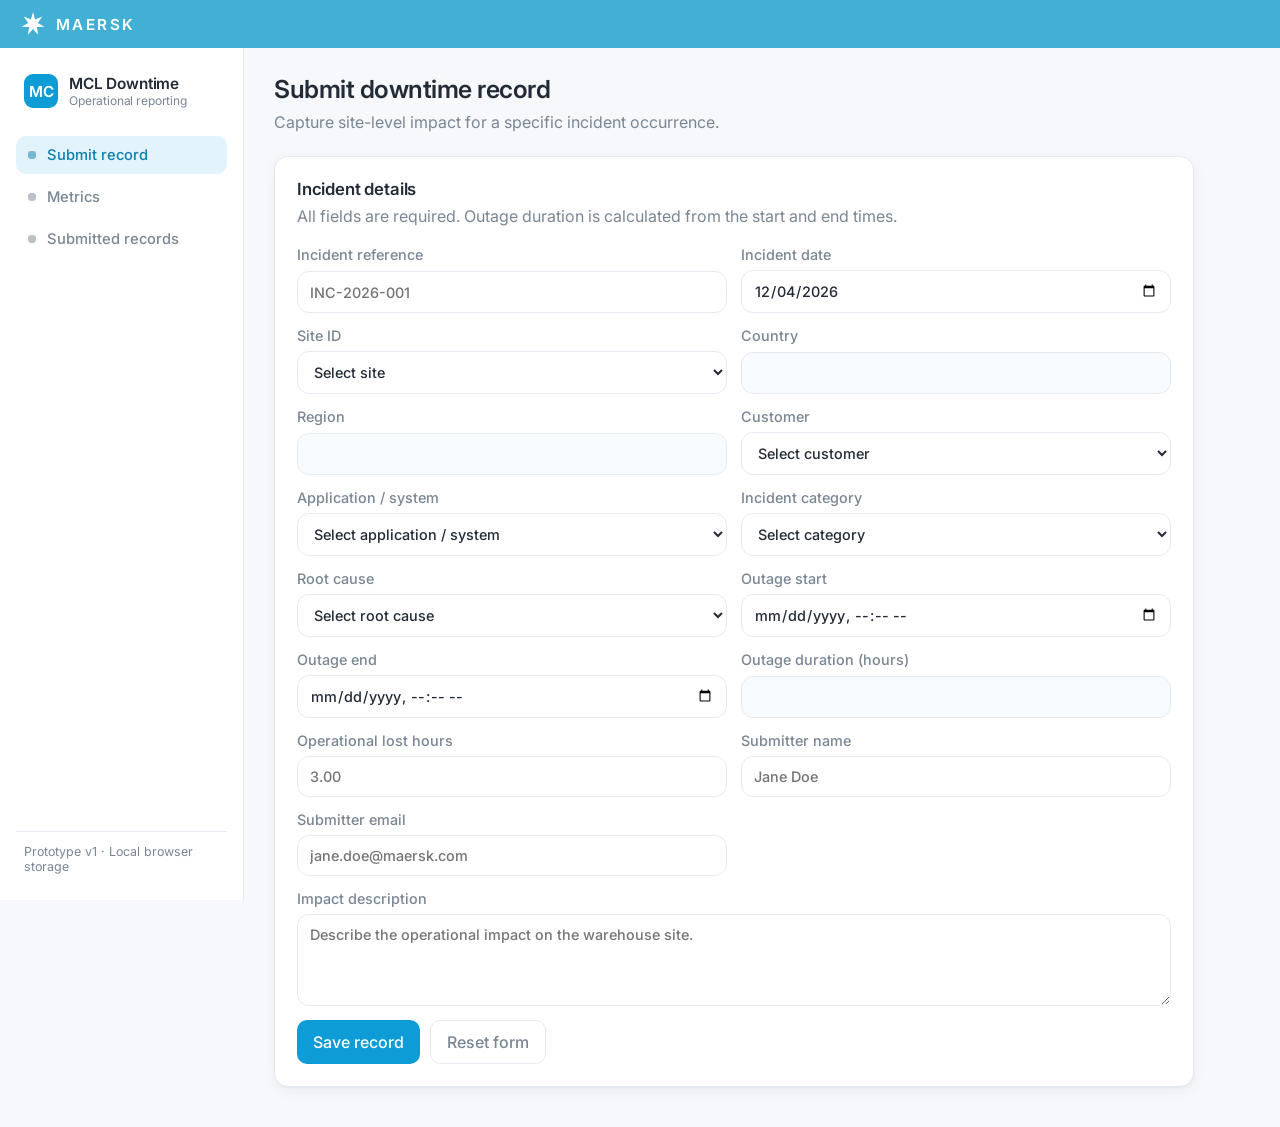
<file: index.html>
<!DOCTYPE html>
<html lang="en">
<head>
  <meta charset="UTF-8">
  <meta name="viewport" content="width=device-width, initial-scale=1.0">
  <title>Maersk Contract Logistics - Operational Downtime</title>
  <link rel="preconnect" href="https://fonts.googleapis.com">
  <link rel="preconnect" href="https://fonts.gstatic.com" crossorigin>
  <link href="https://fonts.googleapis.com/css2?family=Inter:wght@300;400;500;600;700&display=swap" rel="stylesheet">
  <link rel="stylesheet" href="styles.css">
</head>
<body>
  <div class="topbar">
    <svg class="maersk-logo" viewBox="0 0 24 24" aria-hidden="true"><polygon points="12,1 13.95,7.95 20.6,5.14 16.39,11 22.72,14.45 15.52,14.81 16.77,21.91 12,16.5 7.23,21.91 8.48,14.81 1.28,14.45 7.61,11 3.4,5.14 10.05,7.95" fill="#ffffff"/></svg>
    <span class="topbar-title">Maersk</span>
  </div>
  <div class="dashboard">
    <aside class="sidenav">
      <div class="brand">
        <span class="brand-mark">MC</span>
        <span class="brand-name">MCL Downtime<span>Operational reporting</span></span>
      </div>
      <nav class="side-nav-links">
        <a href="index.html" class="nav-link active"><span class="nav-ico"></span>Submit record</a>
        <a href="metrics.html" class="nav-link"><span class="nav-ico"></span>Metrics</a>
        <a href="records.html" class="nav-link"><span class="nav-ico"></span>Submitted records</a>
      </nav>
      <div class="sidenav-foot">Prototype v1 · Local browser storage</div>
    </aside>

    <div class="main">
      <header class="page-head">
        <div>
          <h1>Submit downtime record</h1>
          <p>Capture site-level impact for a specific incident occurrence.</p>
        </div>
      </header>

      <main class="content page-form">
        <section class="card">
          <div class="card-heading">
            <h2>Incident details</h2>
            <p>All fields are required. Outage duration is calculated from the start and end times.</p>
          </div>

          <form id="record-form" class="form-grid">
          <input type="hidden" id="record-id" name="recordId">

          <label>
            Incident reference
            <input type="text" id="incident-reference" name="incidentReference" placeholder="INC-2026-001" required>
          </label>

          <label>
            Incident date
            <input type="date" id="incident-date" name="incidentDate" required>
          </label>

          <label>
            Site ID
            <select id="site-id" name="siteId" required></select>
          </label>

          <label>
            Country
            <input type="text" id="country" name="country" readonly required>
          </label>

          <label>
            Region
            <input type="text" id="region" name="region" readonly required>
          </label>

          <label>
            Customer
            <select id="customer" name="customer" required></select>
          </label>

          <label>
            Application / system
            <select id="application" name="application" required></select>
          </label>

          <label>
            Incident category
            <select id="incident-category" name="incidentCategory" required></select>
          </label>

          <label>
            Root cause
            <select id="root-cause" name="rootCause" required></select>
          </label>

          <label>
            Outage start
            <input type="datetime-local" id="outage-start" name="outageStart" required>
          </label>

          <label>
            Outage end
            <input type="datetime-local" id="outage-end" name="outageEnd" required>
          </label>

          <label>
            Outage duration (hours)
            <input type="number" id="outage-duration" name="outageDurationHours" step="0.01" readonly required>
          </label>

          <label>
            Operational lost hours
            <input type="number" id="lost-hours" name="operationalLostHours" min="0" step="0.01" placeholder="3.00" required>
          </label>

          <label>
            Submitter name
            <input type="text" id="submitter-name" name="submitterName" placeholder="Jane Doe" required>
          </label>

          <label>
            Submitter email
            <input type="email" id="submitter-email" name="submitterEmail" placeholder="jane.doe@maersk.com" required>
          </label>

          <label class="full-width">
            Impact description
            <textarea id="impact-description" name="impactDescription" rows="4" placeholder="Describe the operational impact on the warehouse site." required></textarea>
          </label>

          <div class="form-actions full-width">
            <button type="submit" class="primary">Save record</button>
            <button type="button" id="cancel-edit" class="secondary hidden">Cancel edit</button>
            <button type="reset" class="ghost">Reset form</button>
          </div>
        </form>
      </section>
    </main>
    </div>
  </div>

  <script src="https://cdn.sheetjs.com/xlsx-0.20.3/package/dist/xlsx.full.min.js"></script>
  <script src="app.js"></script>
</body>
</html>
</file>
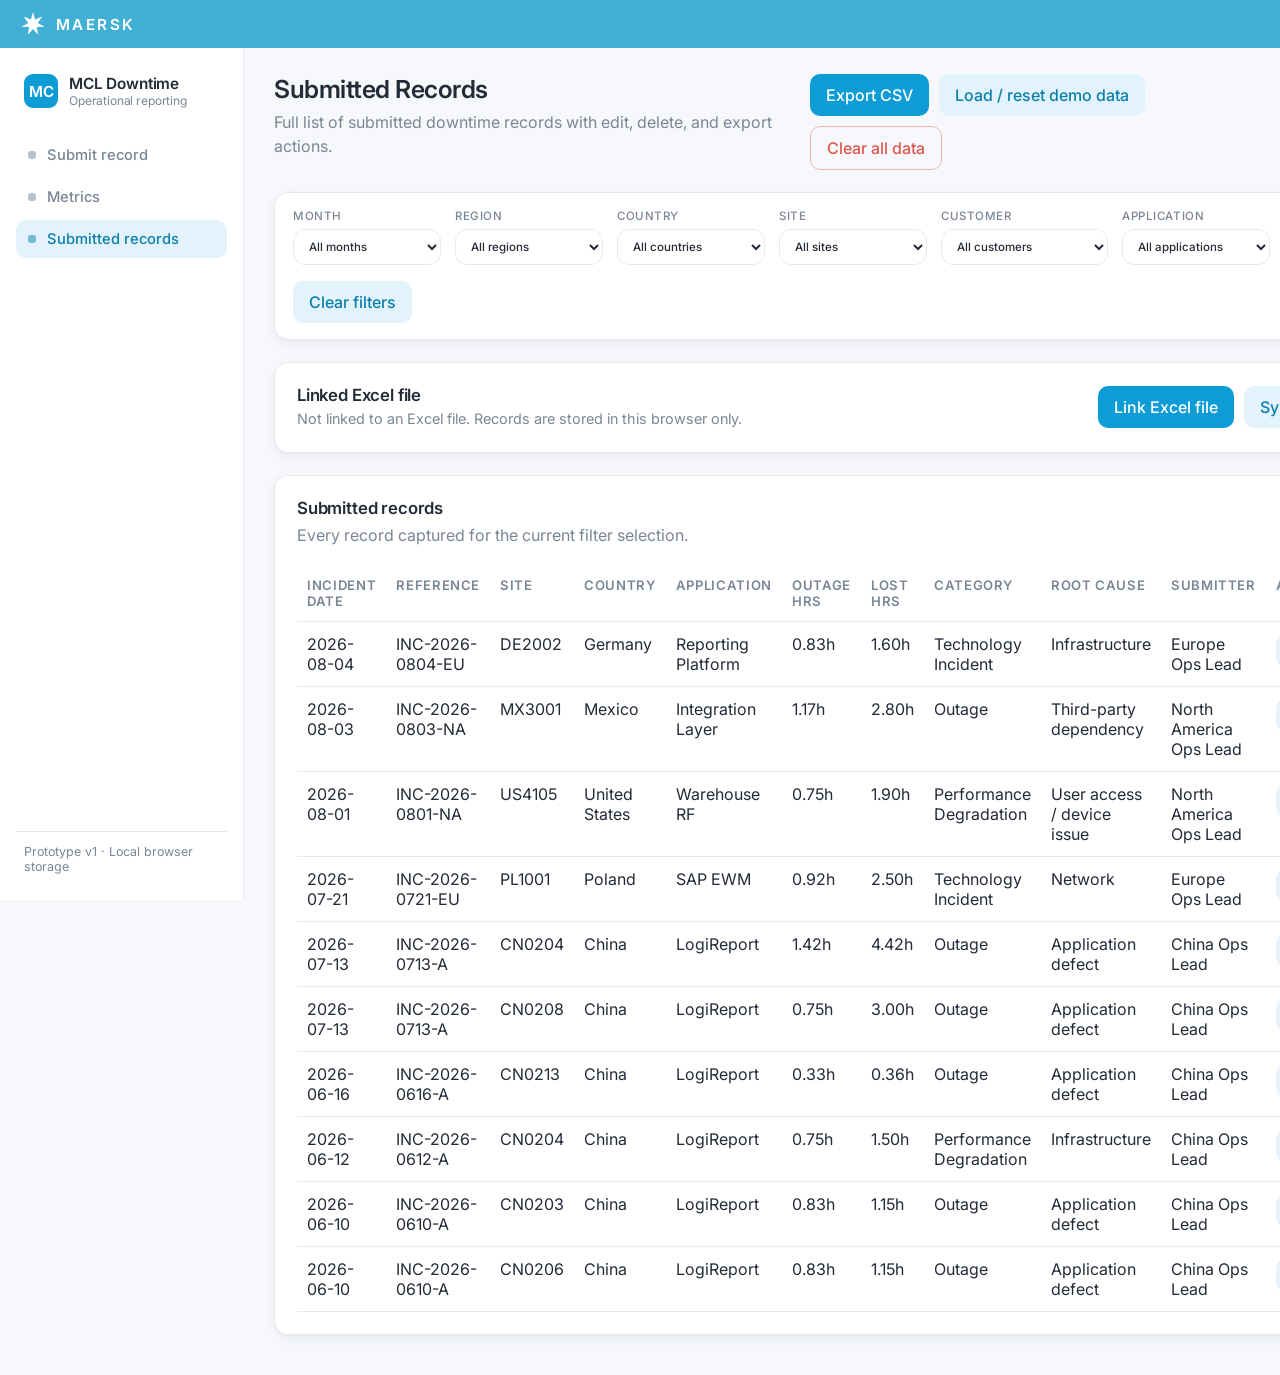
<file: records.html>
<!DOCTYPE html>
<html lang="en">
<head>
  <meta charset="UTF-8">
  <meta name="viewport" content="width=device-width, initial-scale=1.0">
  <title>Maersk Contract Logistics - Submitted Records</title>
  <link rel="preconnect" href="https://fonts.googleapis.com">
  <link rel="preconnect" href="https://fonts.gstatic.com" crossorigin>
  <link href="https://fonts.googleapis.com/css2?family=Inter:wght@300;400;500;600;700&display=swap" rel="stylesheet">
  <link rel="stylesheet" href="styles.css">
</head>
<body>
  <div class="topbar">
    <svg class="maersk-logo" viewBox="0 0 24 24" aria-hidden="true"><polygon points="12,1 13.95,7.95 20.6,5.14 16.39,11 22.72,14.45 15.52,14.81 16.77,21.91 12,16.5 7.23,21.91 8.48,14.81 1.28,14.45 7.61,11 3.4,5.14 10.05,7.95" fill="#ffffff"/></svg>
    <span class="topbar-title">Maersk</span>
  </div>
  <div class="dashboard">
    <aside class="sidenav">
      <div class="brand">
        <span class="brand-mark">MC</span>
        <span class="brand-name">MCL Downtime<span>Operational reporting</span></span>
      </div>
      <nav class="side-nav-links">
        <a href="index.html" class="nav-link"><span class="nav-ico"></span>Submit record</a>
        <a href="metrics.html" class="nav-link"><span class="nav-ico"></span>Metrics</a>
        <a href="records.html" class="nav-link active"><span class="nav-ico"></span>Submitted records</a>
      </nav>
      <div class="sidenav-foot">Prototype v1 · Local browser storage</div>
    </aside>

    <div class="main">
      <header class="page-head">
        <div>
          <h1>Submitted Records</h1>
          <p>Full list of submitted downtime records with edit, delete, and export actions.</p>
        </div>
        <div class="toolbar-actions">
          <button type="button" id="export-csv" class="primary">Export CSV</button>
          <button type="button" id="seed-demo-data" class="secondary">Load / reset demo data</button>
          <button type="button" id="clear-all-data" class="ghost danger">Clear all data</button>
        </div>
      </header>

      <main class="content">
        <section class="toolbar">
          <div class="filters-bar">
            <label>
              Month
              <select id="filter-month"></select>
            </label>
            <label>
              Region
              <select id="filter-region"></select>
            </label>
            <label>
              Country
              <select id="filter-country"></select>
            </label>
            <label>
              Site
              <select id="filter-site"></select>
            </label>
            <label>
              Customer
              <select id="filter-customer"></select>
            </label>
            <label>
              Application
              <select id="filter-application"></select>
            </label>
          </div>
          <div class="toolbar-actions">
            <button type="button" id="clear-filters" class="secondary">Clear filters</button>
          </div>
        </section>

        <section class="card excel-card">
          <div class="excel-card-head">
            <div>
              <h2>Linked Excel file</h2>
              <p id="excel-status" class="excel-status">Not linked to an Excel file. Records are stored in this browser only.</p>
            </div>
            <div class="toolbar-actions">
              <button type="button" id="link-excel" class="primary">Link Excel file</button>
              <button type="button" id="sync-excel" class="secondary">Sync from Excel</button>
            </div>
          </div>
        </section>

        <section class="card">
          <div class="card-heading">
            <h2>Submitted records</h2>
            <p>Every record captured for the current filter selection.</p>
          </div>
          <div class="table-wrap">
            <table>
              <thead>
                <tr>
                  <th>Incident date</th>
                  <th>Reference</th>
                  <th>Site</th>
                  <th>Country</th>
                  <th>Application</th>
                  <th>Outage hrs</th>
                  <th>Lost hrs</th>
                  <th>Category</th>
                  <th>Root cause</th>
                  <th>Submitter</th>
                  <th>Actions</th>
                </tr>
              </thead>
              <tbody id="records-body"></tbody>
            </table>
          </div>
        </section>
      </main>
    </div>
  </div>

  <template id="empty-state-template">
    <div class="empty-state">
      <strong>No records match the current view.</strong>
      <span>Load demo data or submit a new downtime record to populate the list.</span>
    </div>
  </template>

  <script src="https://cdn.sheetjs.com/xlsx-0.20.3/package/dist/xlsx.full.min.js"></script>
  <script src="app.js"></script>
</body>
</html>
</file>
<file: styles.css>
:root {
  --bg: #f6f8fb;
  --surface: #ffffff;
  --surface-alt: #f1f4f8;
  --text: #232b36;
  --muted: #7a8694;
  --line: #e6eaf0;
  --primary: #0e9cd6;
  --primary-dark: #0b7fae;
  --primary-soft: #e2f3fb;
  --accent: #ff7a59;
  --accent-soft: #ffece6;
  --danger: #e0574d;
  --success: #35a97a;
  --shadow: 0 1px 2px rgba(20, 33, 61, 0.04), 0 4px 14px rgba(20, 33, 61, 0.05);
  --radius: 14px;
}

* {
  box-sizing: border-box;
}

body {
  margin: 0;
  font-family: "Inter", system-ui, -apple-system, "Segoe UI", Roboto, Arial, sans-serif;
  background: var(--bg);
  color: var(--text);
  font-weight: 400;
  -webkit-font-smoothing: antialiased;
}

button,
input,
select,
textarea {
  font: inherit;
}

.dashboard {
  display: grid;
  grid-template-columns: 244px minmax(0, 1fr);
  min-height: 100vh;
}

.topbar {
  position: sticky;
  top: 0;
  z-index: 20;
  display: flex;
  align-items: center;
  gap: 10px;
  height: 48px;
  padding: 0 20px;
  background: #42b0d5;
  color: #ffffff;
}

.maersk-logo {
  width: 26px;
  height: 26px;
  display: block;
}

.topbar-title {
  font-weight: 600;
  font-size: 0.95rem;
  letter-spacing: 0.16em;
  text-transform: uppercase;
}

.sidenav {
  position: sticky;
  top: 48px;
  align-self: start;
  height: calc(100vh - 48px);
  display: flex;
  flex-direction: column;
  gap: 24px;
  padding: 22px 16px;
  background: var(--surface);
  border-right: 1px solid var(--line);
}

.brand {
  display: flex;
  align-items: center;
  gap: 11px;
  padding: 4px 8px;
}

.brand-mark {
  display: grid;
  place-content: center;
  width: 34px;
  height: 34px;
  border-radius: 9px;
  background: var(--primary);
  color: #ffffff;
  font-weight: 600;
  font-size: 0.95rem;
}

.brand-name {
  font-weight: 600;
  font-size: 0.96rem;
  letter-spacing: -0.01em;
}

.brand-name span {
  display: block;
  font-weight: 400;
  font-size: 0.75rem;
  color: var(--muted);
}

.side-nav-links {
  display: flex;
  flex-direction: column;
  gap: 4px;
}

.nav-link {
  display: flex;
  align-items: center;
  gap: 11px;
  padding: 10px 12px;
  border-radius: 10px;
  text-decoration: none;
  font-weight: 500;
  font-size: 0.92rem;
  color: var(--muted);
  transition: background 120ms ease, color 120ms ease;
}

.nav-link:hover {
  background: var(--surface-alt);
  color: var(--text);
}

.nav-link.active {
  background: var(--primary-soft);
  color: var(--primary-dark);
}

.nav-ico {
  width: 8px;
  height: 8px;
  border-radius: 3px;
  background: currentColor;
  opacity: 0.5;
}

.sidenav-foot {
  margin-top: auto;
  padding: 12px 8px 4px;
  font-size: 0.78rem;
  color: var(--muted);
  border-top: 1px solid var(--line);
}

.main {
  padding: 26px 30px 40px;
  max-width: 1500px;
  width: 100%;
}

.page-head {
  display: flex;
  justify-content: space-between;
  align-items: flex-start;
  gap: 20px;
  margin-bottom: 22px;
}

.page-head h1 {
  margin: 0;
  font-size: 1.55rem;
  font-weight: 600;
  letter-spacing: -0.02em;
}

.page-head p {
  margin: 6px 0 0;
  color: var(--muted);
  line-height: 1.5;
}

.content {
  display: grid;
  gap: 22px;
}

.page-form {
  max-width: 920px;
}

.toolbar {
  display: flex;
  flex-wrap: wrap;
  justify-content: space-between;
  align-items: flex-end;
  gap: 16px;
  padding: 16px 18px;
  background: var(--surface);
  border: 1px solid var(--line);
  border-radius: var(--radius);
  box-shadow: var(--shadow);
}

.filters-bar {
  display: flex;
  flex-wrap: wrap;
  gap: 14px;
  align-items: flex-end;
}

.filters-bar label {
  gap: 6px;
  font-size: 0.72rem;
  font-weight: 500;
  text-transform: uppercase;
  letter-spacing: 0.05em;
  color: var(--muted);
}

.filters-bar select {
  min-width: 148px;
  padding: 9px 11px;
}

.toolbar-actions {
  display: flex;
  flex-wrap: wrap;
  gap: 10px;
  align-items: flex-end;
}

.card {
  background: var(--surface);
  border: 1px solid var(--line);
  border-radius: var(--radius);
  box-shadow: var(--shadow);
  padding: 22px;
}

.card-heading {
  margin-bottom: 18px;
}

.card-heading h2 {
  margin: 0 0 6px;
  font-size: 1.05rem;
  font-weight: 600;
  letter-spacing: -0.01em;
}

.card-heading p {
  margin: 0;
  color: var(--muted);
  line-height: 1.45;
}

.form-grid,
.filters-grid {
  display: grid;
  gap: 14px;
}

.form-grid {
  grid-template-columns: repeat(2, minmax(0, 1fr));
}

.filters-grid {
  grid-template-columns: 1fr;
}

label {
  display: grid;
  gap: 7px;
  color: var(--muted);
  font-size: 0.9rem;
  font-weight: 500;
}

input,
select,
textarea {
  width: 100%;
  padding: 11px 12px;
  border: 1px solid var(--line);
  border-radius: 12px;
  background: #ffffff;
  color: var(--text);
}

input[readonly] {
  background: #f8fbfd;
  color: var(--muted);
}

textarea {
  resize: vertical;
}

.full-width {
  grid-column: 1 / -1;
}

.form-actions,
.stacked-actions {
  display: flex;
  flex-wrap: wrap;
  gap: 10px;
}

.stacked-actions {
  margin-top: 18px;
}

.excel-status {
  margin: 0;
  color: var(--muted);
  line-height: 1.45;
  font-size: 0.9rem;
}

.excel-card-head {
  display: flex;
  flex-wrap: wrap;
  justify-content: space-between;
  align-items: center;
  gap: 16px;
}

.excel-card-head h2 {
  margin: 0 0 4px;
  font-size: 1.05rem;
  font-weight: 600;
  letter-spacing: -0.01em;
}

button {
  border: 0;
  border-radius: 10px;
  padding: 11px 16px;
  cursor: pointer;
  font-weight: 500;
  transition: background 120ms ease, opacity 120ms ease, color 120ms ease;
}

button:hover {
  opacity: 0.9;
}

button.primary {
  background: var(--primary);
  color: #ffffff;
}

button.primary:hover {
  background: var(--primary-dark);
}

button.secondary {
  background: var(--primary-soft);
  color: var(--primary-dark);
}

button.ghost {
  background: transparent;
  color: var(--muted);
  border: 1px solid var(--line);
}

button.danger {
  color: var(--danger);
  border-color: #f0b6b0;
}

.hidden {
  display: none;
}

.kpi-grid {
  display: grid;
  grid-template-columns: repeat(4, minmax(0, 1fr));
  gap: 18px;
}

.kpi-card {
  display: flex;
  align-items: flex-start;
  gap: 14px;
  background: var(--surface);
  border: 1px solid var(--line);
  border-radius: var(--radius);
  box-shadow: var(--shadow);
  padding: 20px;
}

.kpi-icon {
  flex: none;
  display: grid;
  place-content: center;
  width: 42px;
  height: 42px;
  border-radius: 11px;
  background: var(--accent-soft);
  color: var(--accent);
}

.kpi-icon svg {
  width: 22px;
  height: 22px;
}

.kpi-body {
  display: flex;
  flex-direction: column;
  min-width: 0;
}

.kpi-label {
  display: block;
  color: var(--muted);
  font-size: 0.82rem;
  font-weight: 500;
  text-transform: uppercase;
  letter-spacing: 0.06em;
}

.kpi-value {
  display: block;
  margin-top: 8px;
  font-size: clamp(1.6rem, 2.6vw, 2.15rem);
  font-weight: 600;
  letter-spacing: -0.02em;
}

.kpi-subtext {
  display: block;
  margin-top: 8px;
  color: var(--muted);
  line-height: 1.4;
}

.charts-grid {
  display: grid;
  grid-template-columns: repeat(2, minmax(0, 1fr));
  gap: 24px;
}

.chart-list {
  display: grid;
  gap: 14px;
}

.chart-row {
  display: grid;
  grid-template-columns: 128px minmax(0, 1fr) 72px;
  gap: 12px;
  align-items: center;
}

.chart-label,
.chart-value {
  font-size: 0.92rem;
}

.chart-label {
  font-weight: 500;
}

.chart-value {
  color: var(--muted);
  text-align: right;
}

.chart-bar-track {
  height: 16px;
  border-radius: 999px;
  background: var(--surface-alt);
  overflow: hidden;
}

.chart-bar-fill {
  height: 100%;
  border-radius: 999px;
  background: var(--primary);
}

.placeholder {
  display: grid;
  gap: 10px;
  min-height: 188px;
  place-content: center;
  text-align: center;
  color: var(--muted);
  border: 2px dashed var(--line);
  border-radius: 16px;
  background: #fbfdff;
  padding: 24px;
}

.table-grid {
  display: grid;
  grid-template-columns: repeat(2, minmax(0, 1fr));
  gap: 24px;
}

.mini-table {
  display: grid;
  gap: 10px;
}

.mini-row {
  display: grid;
  grid-template-columns: 1fr auto;
  gap: 16px;
  padding: 12px 14px;
  border: 1px solid var(--line);
  border-radius: 12px;
  background: #fbfdff;
}

.mini-row strong {
  display: block;
}

.mini-row span {
  color: var(--muted);
}

.table-wrap {
  overflow: auto;
}

table {
  width: 100%;
  min-width: 1100px;
  border-collapse: collapse;
}

th,
td {
  padding: 12px 10px;
  border-bottom: 1px solid var(--line);
  text-align: left;
  vertical-align: top;
}

th {
  color: var(--muted);
  font-size: 0.82rem;
  font-weight: 600;
  text-transform: uppercase;
  letter-spacing: 0.05em;
}

td.actions-cell {
  white-space: nowrap;
}

.table-button {
  padding: 8px 10px;
  font-size: 0.88rem;
  border-radius: 10px;
}

.table-button.edit {
  background: #e7f1fa;
  color: #0b518c;
}

.table-button.delete {
  background: #fff0ef;
  color: var(--danger);
}

.empty-state {
  display: grid;
  gap: 8px;
  padding: 24px;
  text-align: center;
  color: var(--muted);
  border: 1px dashed var(--line);
  border-radius: 16px;
  background: #fbfdff;
}

@media (max-width: 1180px) {
  .kpi-grid,
  .charts-grid,
  .table-grid {
    grid-template-columns: repeat(2, minmax(0, 1fr));
  }
}

@media (max-width: 920px) {
  .dashboard {
    grid-template-columns: 1fr;
  }

  .sidenav {
    position: static;
    height: auto;
    flex-direction: row;
    align-items: center;
    flex-wrap: wrap;
    gap: 12px;
  }

  .side-nav-links {
    flex-direction: row;
    flex-wrap: wrap;
  }

  .sidenav-foot {
    display: none;
  }

  .main {
    padding: 20px 18px 32px;
  }

  .page-head {
    flex-direction: column;
  }

  .form-grid,
  .kpi-grid,
  .charts-grid,
  .table-grid {
    grid-template-columns: 1fr;
  }

  .chart-row {
    grid-template-columns: 1fr;
  }

  .chart-value {
    text-align: left;
  }
}

.world-map {
  position: relative;
  width: 100%;
}

.world-map svg {
  width: 100%;
  height: auto;
  display: block;
}

.world-map .sphere {
  fill: #fbfcfe;
  stroke: var(--line);
  stroke-width: 0.75;
}

.world-map .country {
  fill: var(--surface-alt);
  stroke: #ffffff;
  stroke-width: 0.5;
  transition: opacity 120ms ease;
}

.world-map .country.has-value:hover {
  opacity: 0.82;
  cursor: pointer;
}

.map-tooltip {
  position: absolute;
  pointer-events: none;
  padding: 7px 11px;
  border-radius: 8px;
  background: var(--text);
  color: #ffffff;
  font-size: 0.8rem;
  line-height: 1.4;
  white-space: nowrap;
  transform: translate(-50%, calc(-100% - 12px));
  opacity: 0;
  transition: opacity 120ms ease;
  z-index: 5;
}

.map-legend {
  display: flex;
  align-items: center;
  gap: 10px;
  margin-top: 16px;
  color: var(--muted);
  font-size: 0.8rem;
}

.map-legend .swatches {
  display: flex;
  gap: 3px;
}

.map-legend .swatch {
  width: 26px;
  height: 10px;
  border-radius: 2px;
}

.map-fallback {
  margin: 0;
  padding: 40px 24px;
  text-align: center;
  color: var(--muted);
}
</file>
